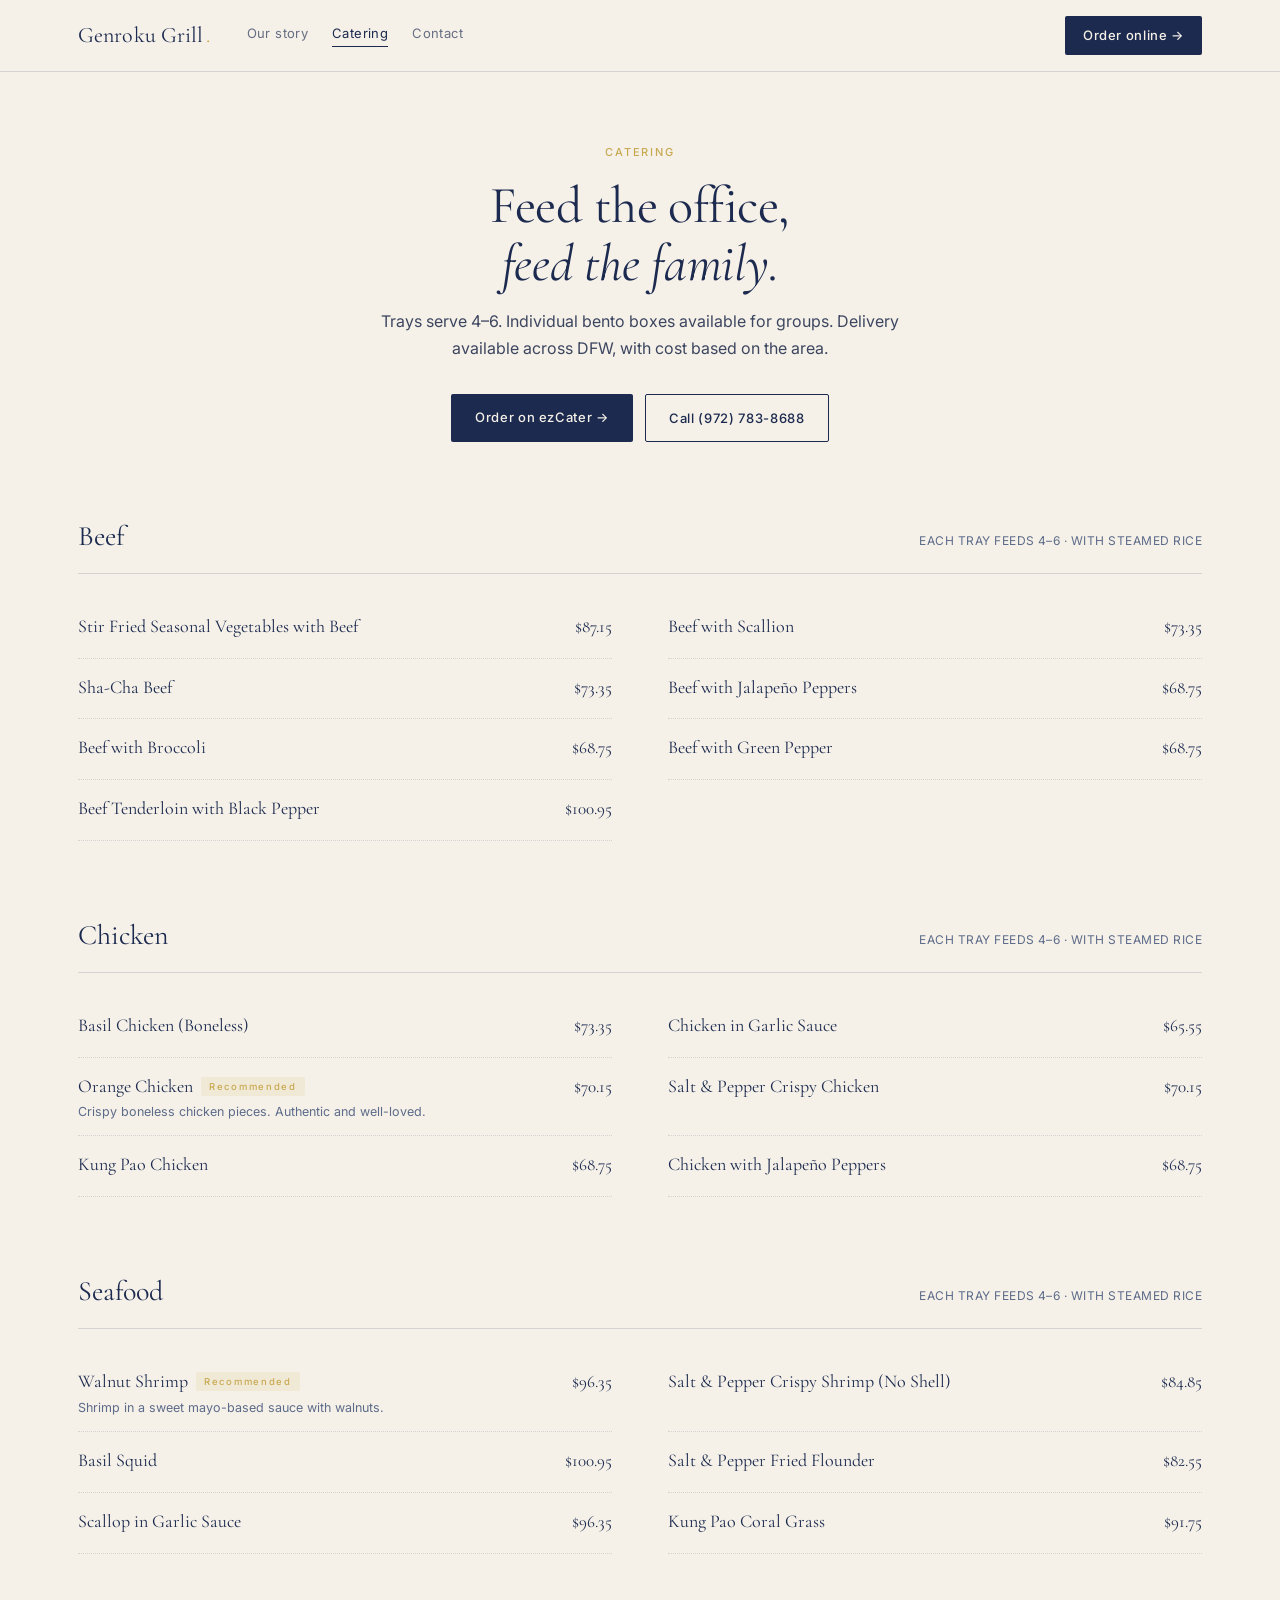
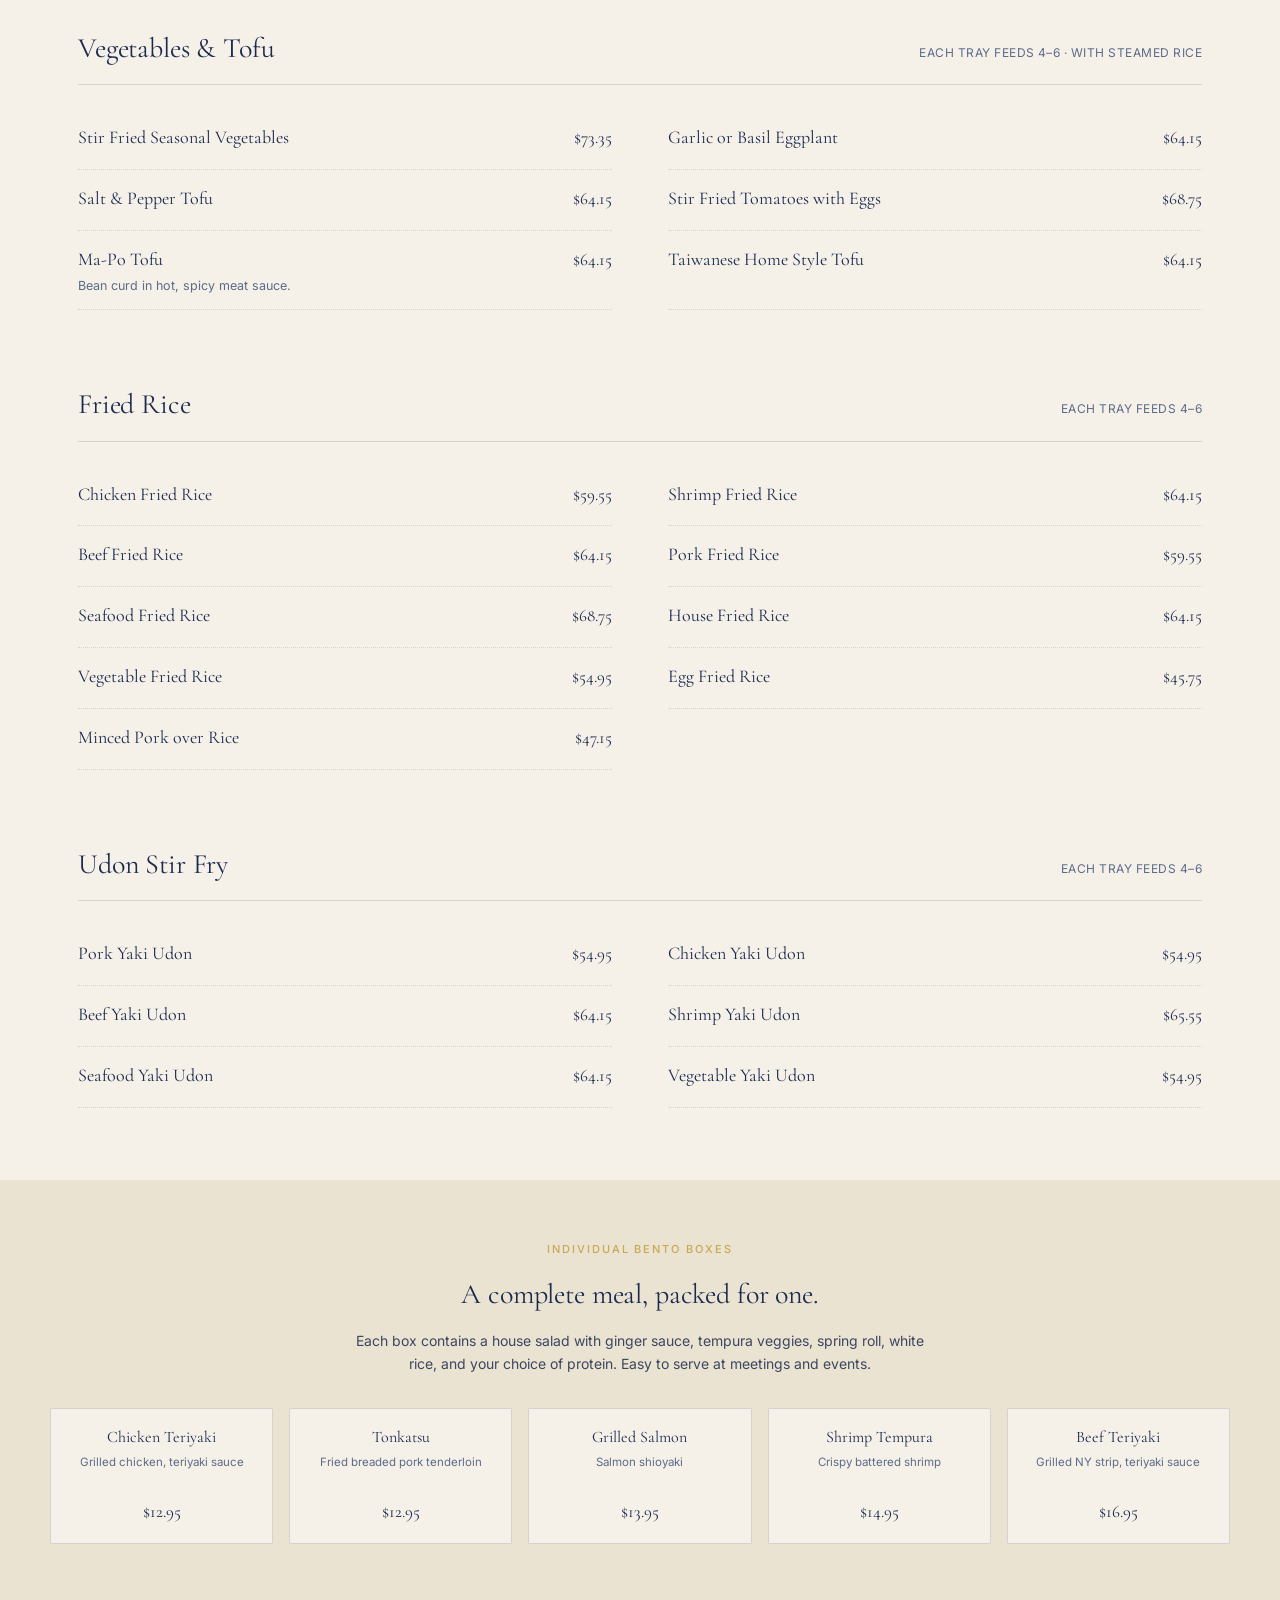
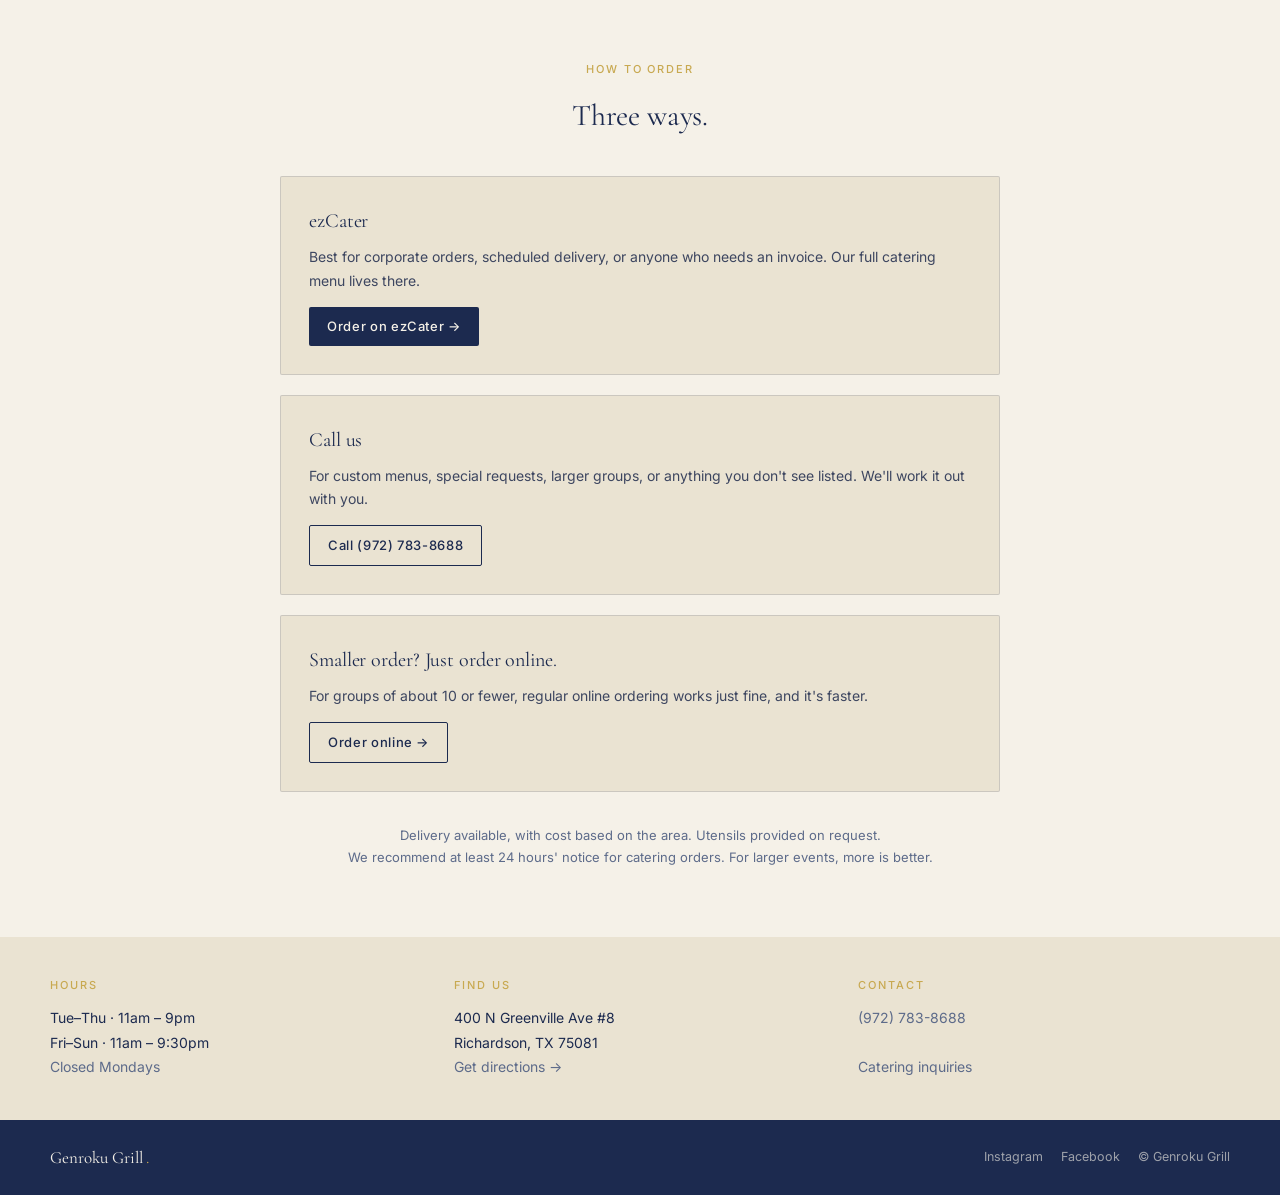
<file: catering.html>
<!DOCTYPE html>
<html lang="en">
<head>
  <meta charset="UTF-8" />
  <meta name="viewport" content="width=device-width, initial-scale=1.0" />

  <!-- Primary SEO -->
  <title>Catering | Asian Catering in Richardson &amp; DFW | Genroku</title>
  <meta name="description" content="Asian catering in Richardson and DFW. Trays of basil chicken, scallion beef, fried rice, and bento boxes for offices and events. Order on ezCater or call (972) 783-8688." />
  <meta name="keywords" content="Asian catering Richardson, Taiwanese catering Dallas, Japanese catering DFW, office lunch catering Richardson, bento box catering, ezCater Genroku" />
  <link rel="canonical" href="https://genrokurichardson.com/catering.html" />

  <!-- Open Graph -->
  <meta property="og:type" content="website" />
  <meta property="og:title" content="Asian Catering in Richardson &amp; DFW | Genroku" />
  <meta property="og:description" content="Trays of basil chicken, scallion beef, fried rice, and bento boxes for offices and events across DFW." />
  <meta property="og:url" content="https://genrokurichardson.com/catering.html" />
  <meta property="og:image" content="https://static.wixstatic.com/media/d802a3_39ee41b802914bc6bc4a3d656d288c61~mv2.jpeg" />
  <meta property="og:site_name" content="Genroku" />

  <!-- Twitter Card -->
  <meta name="twitter:card" content="summary_large_image" />
  <meta name="twitter:title" content="Asian Catering in Richardson &amp; DFW | Genroku" />
  <meta name="twitter:description" content="Trays of basil chicken, scallion beef, fried rice, and bento boxes for offices and events across DFW." />
  <meta name="twitter:image" content="https://static.wixstatic.com/media/d802a3_39ee41b802914bc6bc4a3d656d288c61~mv2.jpeg" />

  <!-- Structured data: FoodService for catering -->
  <script type="application/ld+json">
  {
    "@context": "https://schema.org",
    "@type": "FoodService",
    "name": "Genroku Catering",
    "image": "https://static.wixstatic.com/media/d802a3_39ee41b802914bc6bc4a3d656d288c61~mv2.jpeg",
    "url": "https://genrokurichardson.com/catering.html",
    "telephone": "+1-972-783-8688",
    "servesCuisine": ["Taiwanese", "Japanese"],
    "areaServed": {
      "@type": "AdministrativeArea",
      "name": "Dallas-Fort Worth Metroplex"
    },
    "address": {
      "@type": "PostalAddress",
      "streetAddress": "400 N Greenville Ave #8",
      "addressLocality": "Richardson",
      "addressRegion": "TX",
      "postalCode": "75081",
      "addressCountry": "US"
    },
    "potentialAction": {
      "@type": "OrderAction",
      "target": "https://www.ezcater.com/catering/genroku-sushi-and-grill-3"
    }
  }
  </script>

  <!-- Fonts -->
  <link rel="preconnect" href="https://fonts.googleapis.com">
  <link rel="preconnect" href="https://fonts.gstatic.com" crossorigin>
  <link href="https://fonts.googleapis.com/css2?family=Cormorant+Garamond:ital,wght@0,400;0,500;1,400&family=Inter:wght@400;500;600&display=swap" rel="stylesheet">

  <link rel="stylesheet" href="styles.css" />
  <script src="includes.js" defer></script>

  <style>
    .menu-section {
      max-width: var(--max);
      margin: 0 auto;
      padding: 24px var(--pad) 8px;
    }
    .menu-section-head {
      display: flex;
      align-items: baseline;
      justify-content: space-between;
      margin-bottom: 24px;
      padding-bottom: 14px;
      border-bottom: 0.5px solid var(--rule);
    }
    .menu-section-head h2 {
      font-family: var(--serif);
      font-size: 28px;
      margin: 0;
      font-weight: 400;
      color: var(--ink);
      letter-spacing: -0.005em;
    }
    .menu-section-head .note {
      font-size: 12px;
      color: var(--ink-mute);
      letter-spacing: 0.04em;
      text-transform: uppercase;
    }
    .tray-list {
      display: grid;
      grid-template-columns: repeat(2, 1fr);
      gap: 0 56px;
      margin-bottom: 40px;
    }
    .tray {
      display: flex;
      justify-content: space-between;
      align-items: baseline;
      padding: 14px 0;
      border-bottom: 0.5px dotted var(--rule);
      gap: 16px;
    }
    .tray-info { flex: 1; }
    .tray-name {
      font-family: var(--serif);
      font-size: 18px;
      color: var(--ink);
      margin: 0 0 3px;
      font-weight: 400;
    }
    .tray-name .rec {
      display: inline-block;
      font-family: var(--sans);
      font-size: 9.5px;
      letter-spacing: 0.18em;
      color: var(--gold);
      background: rgba(200, 169, 81, 0.12);
      padding: 2px 8px;
      border-radius: 2px;
      margin-left: 8px;
      vertical-align: 2px;
      font-weight: 500;
    }
    .tray-meta {
      font-size: 12.5px;
      color: var(--ink-mute);
      margin: 0;
      line-height: 1.45;
    }
    .tray-price {
      font-family: var(--serif);
      font-size: 17px;
      color: var(--ink);
      white-space: nowrap;
    }
    .bento-section {
      background: var(--paper-warm);
      padding: 56px var(--pad);
      margin-top: 24px;
    }
    .bento-inner { max-width: var(--max); margin: 0 auto; }
    .bento-grid {
      display: grid;
      grid-template-columns: repeat(5, 1fr);
      gap: 16px;
    }
    .bento {
      background: var(--paper);
      border: 0.5px solid var(--rule);
      border-radius: 2px;
      padding: 18px;
      text-align: center;
    }
    .bento-name {
      font-family: var(--serif);
      font-size: 16px;
      color: var(--ink);
      margin: 0 0 6px;
      font-weight: 400;
      line-height: 1.3;
    }
    .bento-desc {
      font-size: 11.5px;
      color: var(--ink-mute);
      margin: 0 0 12px;
      line-height: 1.4;
      min-height: 32px;
    }
    .bento-price {
      font-family: var(--serif);
      font-size: 17px;
      color: var(--ink);
    }
    @media (max-width: 820px) {
      .tray-list { grid-template-columns: 1fr; gap: 0; }
      .menu-section-head { flex-direction: column; align-items: flex-start; gap: 6px; }
      .menu-section-head h2 { font-size: 24px; }
      .bento-grid { grid-template-columns: repeat(2, 1fr); }
    }
  </style>
</head>
<body data-page="catering">

  <div data-include="header"></div>

  <section class="page-hero">
    <span class="eyebrow">Catering</span>
    <h1>Feed the office,<br><span class="serif italic">feed the family.</span></h1>
    <p class="lede">Trays serve 4–6. Individual bento boxes available for groups. Delivery available across DFW, with cost based on the area.</p>
    <div style="margin-top: 32px; display: flex; gap: 12px; justify-content: center; flex-wrap: wrap;">
      <a href="https://www.ezcater.com/catering/genroku-sushi-and-grill-3" target="_blank" rel="noopener" class="btn btn-primary">Order on ezCater →</a>
      <a href="tel:9727838688" class="btn btn-secondary">Call (972) 783-8688</a>
    </div>
  </section>

  <div class="menu-section">
    <div class="menu-section-head">
      <h2>Beef</h2>
      <span class="note">Each tray feeds 4–6 · with steamed rice</span>
    </div>
    <div class="tray-list">
      <div class="tray"><div class="tray-info"><h3 class="tray-name">Stir Fried Seasonal Vegetables with Beef</h3></div><div class="tray-price">$87.15</div></div>
      <div class="tray"><div class="tray-info"><h3 class="tray-name">Beef with Scallion</h3></div><div class="tray-price">$73.35</div></div>
      <div class="tray"><div class="tray-info"><h3 class="tray-name">Sha-Cha Beef</h3></div><div class="tray-price">$73.35</div></div>
      <div class="tray"><div class="tray-info"><h3 class="tray-name">Beef with Jalapeño Peppers</h3></div><div class="tray-price">$68.75</div></div>
      <div class="tray"><div class="tray-info"><h3 class="tray-name">Beef with Broccoli</h3></div><div class="tray-price">$68.75</div></div>
      <div class="tray"><div class="tray-info"><h3 class="tray-name">Beef with Green Pepper</h3></div><div class="tray-price">$68.75</div></div>
      <div class="tray"><div class="tray-info"><h3 class="tray-name">Beef Tenderloin with Black Pepper</h3></div><div class="tray-price">$100.95</div></div>
    </div>
  </div>

  <div class="menu-section">
    <div class="menu-section-head">
      <h2>Chicken</h2>
      <span class="note">Each tray feeds 4–6 · with steamed rice</span>
    </div>
    <div class="tray-list">
      <div class="tray"><div class="tray-info"><h3 class="tray-name">Basil Chicken (Boneless)</h3></div><div class="tray-price">$73.35</div></div>
      <div class="tray"><div class="tray-info"><h3 class="tray-name">Chicken in Garlic Sauce</h3></div><div class="tray-price">$65.55</div></div>
      <div class="tray"><div class="tray-info"><h3 class="tray-name">Orange Chicken<span class="rec">Recommended</span></h3><p class="tray-meta">Crispy boneless chicken pieces. Authentic and well-loved.</p></div><div class="tray-price">$70.15</div></div>
      <div class="tray"><div class="tray-info"><h3 class="tray-name">Salt &amp; Pepper Crispy Chicken</h3></div><div class="tray-price">$70.15</div></div>
      <div class="tray"><div class="tray-info"><h3 class="tray-name">Kung Pao Chicken</h3></div><div class="tray-price">$68.75</div></div>
      <div class="tray"><div class="tray-info"><h3 class="tray-name">Chicken with Jalapeño Peppers</h3></div><div class="tray-price">$68.75</div></div>
    </div>
  </div>

  <div class="menu-section">
    <div class="menu-section-head">
      <h2>Seafood</h2>
      <span class="note">Each tray feeds 4–6 · with steamed rice</span>
    </div>
    <div class="tray-list">
      <div class="tray"><div class="tray-info"><h3 class="tray-name">Walnut Shrimp<span class="rec">Recommended</span></h3><p class="tray-meta">Shrimp in a sweet mayo-based sauce with walnuts.</p></div><div class="tray-price">$96.35</div></div>
      <div class="tray"><div class="tray-info"><h3 class="tray-name">Salt &amp; Pepper Crispy Shrimp (No Shell)</h3></div><div class="tray-price">$84.85</div></div>
      <div class="tray"><div class="tray-info"><h3 class="tray-name">Basil Squid</h3></div><div class="tray-price">$100.95</div></div>
      <div class="tray"><div class="tray-info"><h3 class="tray-name">Salt &amp; Pepper Fried Flounder</h3></div><div class="tray-price">$82.55</div></div>
      <div class="tray"><div class="tray-info"><h3 class="tray-name">Scallop in Garlic Sauce</h3></div><div class="tray-price">$96.35</div></div>
      <div class="tray"><div class="tray-info"><h3 class="tray-name">Kung Pao Coral Grass</h3></div><div class="tray-price">$91.75</div></div>
    </div>
  </div>

  <div class="menu-section">
    <div class="menu-section-head">
      <h2>Vegetables &amp; Tofu</h2>
      <span class="note">Each tray feeds 4–6 · with steamed rice</span>
    </div>
    <div class="tray-list">
      <div class="tray"><div class="tray-info"><h3 class="tray-name">Stir Fried Seasonal Vegetables</h3></div><div class="tray-price">$73.35</div></div>
      <div class="tray"><div class="tray-info"><h3 class="tray-name">Garlic or Basil Eggplant</h3></div><div class="tray-price">$64.15</div></div>
      <div class="tray"><div class="tray-info"><h3 class="tray-name">Salt &amp; Pepper Tofu</h3></div><div class="tray-price">$64.15</div></div>
      <div class="tray"><div class="tray-info"><h3 class="tray-name">Stir Fried Tomatoes with Eggs</h3></div><div class="tray-price">$68.75</div></div>
      <div class="tray"><div class="tray-info"><h3 class="tray-name">Ma-Po Tofu</h3><p class="tray-meta">Bean curd in hot, spicy meat sauce.</p></div><div class="tray-price">$64.15</div></div>
      <div class="tray"><div class="tray-info"><h3 class="tray-name">Taiwanese Home Style Tofu</h3></div><div class="tray-price">$64.15</div></div>
    </div>
  </div>

  <div class="menu-section">
    <div class="menu-section-head">
      <h2>Fried Rice</h2>
      <span class="note">Each tray feeds 4–6</span>
    </div>
    <div class="tray-list">
      <div class="tray"><div class="tray-info"><h3 class="tray-name">Chicken Fried Rice</h3></div><div class="tray-price">$59.55</div></div>
      <div class="tray"><div class="tray-info"><h3 class="tray-name">Shrimp Fried Rice</h3></div><div class="tray-price">$64.15</div></div>
      <div class="tray"><div class="tray-info"><h3 class="tray-name">Beef Fried Rice</h3></div><div class="tray-price">$64.15</div></div>
      <div class="tray"><div class="tray-info"><h3 class="tray-name">Pork Fried Rice</h3></div><div class="tray-price">$59.55</div></div>
      <div class="tray"><div class="tray-info"><h3 class="tray-name">Seafood Fried Rice</h3></div><div class="tray-price">$68.75</div></div>
      <div class="tray"><div class="tray-info"><h3 class="tray-name">House Fried Rice</h3></div><div class="tray-price">$64.15</div></div>
      <div class="tray"><div class="tray-info"><h3 class="tray-name">Vegetable Fried Rice</h3></div><div class="tray-price">$54.95</div></div>
      <div class="tray"><div class="tray-info"><h3 class="tray-name">Egg Fried Rice</h3></div><div class="tray-price">$45.75</div></div>
      <div class="tray"><div class="tray-info"><h3 class="tray-name">Minced Pork over Rice</h3></div><div class="tray-price">$47.15</div></div>
    </div>
  </div>

  <div class="menu-section">
    <div class="menu-section-head">
      <h2>Udon Stir Fry</h2>
      <span class="note">Each tray feeds 4–6</span>
    </div>
    <div class="tray-list">
      <div class="tray"><div class="tray-info"><h3 class="tray-name">Pork Yaki Udon</h3></div><div class="tray-price">$54.95</div></div>
      <div class="tray"><div class="tray-info"><h3 class="tray-name">Chicken Yaki Udon</h3></div><div class="tray-price">$54.95</div></div>
      <div class="tray"><div class="tray-info"><h3 class="tray-name">Beef Yaki Udon</h3></div><div class="tray-price">$64.15</div></div>
      <div class="tray"><div class="tray-info"><h3 class="tray-name">Shrimp Yaki Udon</h3></div><div class="tray-price">$65.55</div></div>
      <div class="tray"><div class="tray-info"><h3 class="tray-name">Seafood Yaki Udon</h3></div><div class="tray-price">$64.15</div></div>
      <div class="tray"><div class="tray-info"><h3 class="tray-name">Vegetable Yaki Udon</h3></div><div class="tray-price">$54.95</div></div>
    </div>
  </div>

  <section class="bento-section">
    <div class="bento-inner">
      <div style="text-align: center; margin-bottom: 32px;">
        <span class="eyebrow">Individual bento boxes</span>
        <h2 class="serif" style="font-size: 28px; margin: 12px 0 12px; font-weight: 400; color: var(--ink);">A complete meal, packed for one.</h2>
        <p style="font-size: 14px; line-height: 1.7; color: var(--ink-soft); max-width: 580px; margin: 0 auto;">Each box contains a house salad with ginger sauce, tempura veggies, spring roll, white rice, and your choice of protein. Easy to serve at meetings and events.</p>
      </div>
      <div class="bento-grid">
        <div class="bento"><h3 class="bento-name">Chicken Teriyaki</h3><p class="bento-desc">Grilled chicken, teriyaki sauce</p><div class="bento-price">$12.95</div></div>
        <div class="bento"><h3 class="bento-name">Tonkatsu</h3><p class="bento-desc">Fried breaded pork tenderloin</p><div class="bento-price">$12.95</div></div>
        <div class="bento"><h3 class="bento-name">Grilled Salmon</h3><p class="bento-desc">Salmon shioyaki</p><div class="bento-price">$13.95</div></div>
        <div class="bento"><h3 class="bento-name">Shrimp Tempura</h3><p class="bento-desc">Crispy battered shrimp</p><div class="bento-price">$14.95</div></div>
        <div class="bento"><h3 class="bento-name">Beef Teriyaki</h3><p class="bento-desc">Grilled NY strip, teriyaki sauce</p><div class="bento-price">$16.95</div></div>
      </div>
    </div>
  </section>

  <section style="padding: 56px var(--pad);">
    <div style="max-width: 720px; margin: 0 auto;">
      <div style="text-align: center; margin-bottom: 36px;">
        <span class="eyebrow">How to order</span>
        <h2 class="serif" style="font-size: 30px; margin: 12px 0 0; font-weight: 400;">Three ways.</h2>
      </div>
      <div style="display: grid; gap: 20px;">
        <div style="background: var(--paper-warm); padding: 28px; border-radius: 2px; border: 0.5px solid var(--rule);">
          <h3 class="serif" style="font-size: 20px; margin: 0 0 8px; color: var(--ink); font-weight: 400;">ezCater</h3>
          <p style="margin: 0 0 14px; font-size: 14px; line-height: 1.7; color: var(--ink-soft);">Best for corporate orders, scheduled delivery, or anyone who needs an invoice. Our full catering menu lives there.</p>
          <a href="https://www.ezcater.com/catering/genroku-sushi-and-grill-3" target="_blank" rel="noopener" class="btn btn-primary btn-sm">Order on ezCater →</a>
        </div>
        <div style="background: var(--paper-warm); padding: 28px; border-radius: 2px; border: 0.5px solid var(--rule);">
          <h3 class="serif" style="font-size: 20px; margin: 0 0 8px; color: var(--ink); font-weight: 400;">Call us</h3>
          <p style="margin: 0 0 14px; font-size: 14px; line-height: 1.7; color: var(--ink-soft);">For custom menus, special requests, larger groups, or anything you don't see listed. We'll work it out with you.</p>
          <a href="tel:9727838688" class="btn btn-secondary btn-sm">Call (972) 783-8688</a>
        </div>
        <div style="background: var(--paper-warm); padding: 28px; border-radius: 2px; border: 0.5px solid var(--rule);">
          <h3 class="serif" style="font-size: 20px; margin: 0 0 8px; color: var(--ink); font-weight: 400;">Smaller order? Just order online.</h3>
          <p style="margin: 0 0 14px; font-size: 14px; line-height: 1.7; color: var(--ink-soft);">For groups of about 10 or fewer, regular online ordering works just fine, and it's faster.</p>
          <a href="https://www.genrokusushigrill.com/online-ordering" class="btn btn-secondary btn-sm">Order online →</a>
        </div>
      </div>
      <p style="text-align: center; font-size: 13px; color: var(--ink-mute); margin-top: 32px; line-height: 1.7;">
        Delivery available, with cost based on the area. Utensils provided on request.<br>
        We recommend at least 24 hours' notice for catering orders. For larger events, more is better.
      </p>
    </div>
  </section>

  <div data-include="info-band"></div>
  <div data-include="footer"></div>

</body>
</html>
</file>
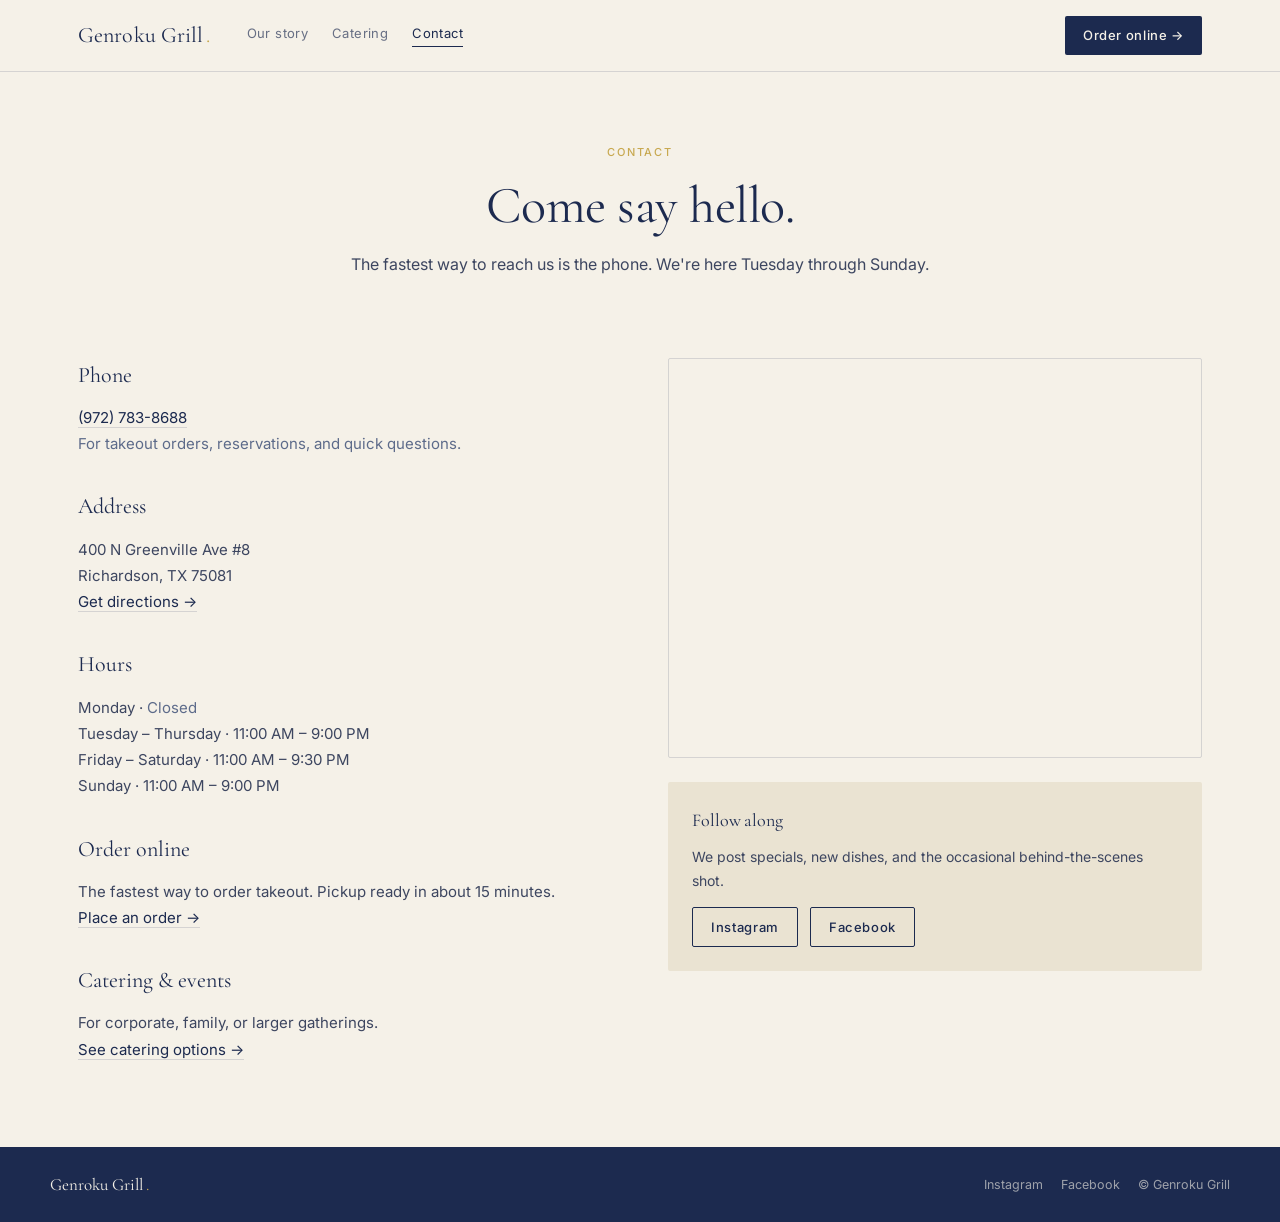
<file: contact.html>
<!DOCTYPE html>
<html lang="en">
<head>
  <meta charset="UTF-8" />
  <meta name="viewport" content="width=device-width, initial-scale=1.0" />
  <title>Contact | Genroku Grill</title>
  <meta name="description" content="Get in touch with Genroku Grill. Call or visit us at 400 N Greenville Ave #8, Richardson, TX." />

  <link rel="preconnect" href="https://fonts.googleapis.com">
  <link rel="preconnect" href="https://fonts.gstatic.com" crossorigin>
  <link href="https://fonts.googleapis.com/css2?family=Cormorant+Garamond:ital,wght@0,400;0,500;1,400&family=Inter:wght@400;500;600&display=swap" rel="stylesheet">

  <link rel="stylesheet" href="styles.css" />
  <script src="includes.js" defer></script>
</head>
<body data-page="contact">

  <div data-include="header"></div>

  <section class="page-hero">
    <span class="eyebrow">Contact</span>
    <h1>Come say hello.</h1>
    <p class="lede">The fastest way to reach us is the phone. We're here Tuesday through Sunday.</p>
  </section>

  <div class="contact-grid">
    <div>
      <div class="contact-block" style="margin-bottom: 32px;">
        <h3>Phone</h3>
        <p><a href="tel:9727838688">(972) 783-8688</a><br>
        <span style="color: var(--ink-mute);">For takeout orders, reservations, and quick questions.</span></p>
      </div>

      <div class="contact-block" style="margin-bottom: 32px;">
        <h3>Address</h3>
        <p>400 N Greenville Ave #8<br>
        Richardson, TX 75081<br>
        <a href="https://maps.google.com/?q=400+N+Greenville+Ave+Richardson+TX+75081" target="_blank" rel="noopener">Get directions →</a></p>
      </div>

      <div class="contact-block" style="margin-bottom: 32px;">
        <h3>Hours</h3>
        <p>Monday · <span style="color: var(--ink-mute);">Closed</span><br>
        Tuesday – Thursday · 11:00 AM – 9:00 PM<br>
        Friday – Saturday · 11:00 AM – 9:30 PM<br>
        Sunday · 11:00 AM – 9:00 PM</p>
      </div>

      <div class="contact-block" style="margin-bottom: 32px;">
        <h3>Order online</h3>
        <p>The fastest way to order takeout. Pickup ready in about 15 minutes.<br>
        <a href="https://www.genrokusushigrill.com/online-ordering">Place an order →</a></p>
      </div>

      <div class="contact-block">
        <h3>Catering &amp; events</h3>
        <p>For corporate, family, or larger gatherings.<br>
        <a href="catering.html">See catering options →</a></p>
      </div>
    </div>

    <div>
      <div class="map-frame">
        <iframe
          src="https://www.google.com/maps/embed?pb=!1m18!1m12!1m3!1d3346.5!2d-96.71!3d32.94!2m3!1f0!2f0!3f0!3m2!1i1024!2i768!4f13.1!3m3!1m2!1s0x0%3A0x0!2zMzLCsDU2JzI0LjAiTiA5NsKwNDInMzYuMCJX!5e0!3m2!1sen!2sus!4v1714000000000!5m2!1sen!2sus&q=400+N+Greenville+Ave+Richardson+TX"
          allowfullscreen=""
          loading="lazy"
          referrerpolicy="no-referrer-when-downgrade"
          title="Genroku Grill location map">
        </iframe>
      </div>

      <div style="margin-top: 24px; padding: 24px; background: var(--paper-warm); border-radius: 2px;">
        <h3 class="serif" style="font-size: 18px; margin: 0 0 10px; color: var(--ink); font-weight: 400;">Follow along</h3>
        <p style="font-size: 14px; line-height: 1.7; color: var(--ink-soft); margin: 0 0 14px;">We post specials, new dishes, and the occasional behind-the-scenes shot.</p>
        <div style="display: flex; gap: 12px;">
          <a href="https://www.instagram.com/genrokurichardson" target="_blank" rel="noopener" class="btn btn-secondary btn-sm">Instagram</a>
          <a href="https://www.facebook.com/Genroku-Sushi-and-Grill-109987643539" target="_blank" rel="noopener" class="btn btn-secondary btn-sm">Facebook</a>
        </div>
      </div>
    </div>
  </div>

  <div data-include="footer"></div>

</body>
</html>
</file>
<file: styles.css>
/* =========================================================
   Genroku Grill — stylesheet
   Indigo & paper. Editorial. Restaurant-first.
   ========================================================= */

/* --- Tokens ------------------------------------------------ */
:root {
  --paper: #F5F1E8;
  --paper-warm: #EAE3D2;
  --ink: #1C2A4F;
  --ink-soft: #3D4660;
  --ink-mute: #5D6B8A;
  --gold: #C8A951;
  --rule: rgba(28, 42, 79, 0.15);
  --rule-soft: rgba(28, 42, 79, 0.08);

  --serif: 'Cormorant Garamond', 'Hoefler Text', Garamond, serif;
  --sans: 'Inter', -apple-system, BlinkMacSystemFont, 'Segoe UI', Helvetica, Arial, sans-serif;

  --max: 1180px;
  --pad: 28px;
  --pad-lg: 48px;
}

/* --- Reset -------------------------------------------------- */
*, *::before, *::after { box-sizing: border-box; }
html { scroll-behavior: smooth; }
body {
  margin: 0;
  font-family: var(--sans);
  font-size: 15px;
  line-height: 1.6;
  color: var(--ink);
  background: var(--paper);
  -webkit-font-smoothing: antialiased;
  -moz-osx-font-smoothing: grayscale;
}
img { max-width: 100%; display: block; }
a { color: inherit; text-decoration: none; }
button { font: inherit; cursor: pointer; border: none; background: none; }

/* --- Layout helpers ---------------------------------------- */
.wrap {
  max-width: var(--max);
  margin: 0 auto;
  padding: 0 var(--pad);
}
.eyebrow {
  font-size: 11px;
  letter-spacing: 0.18em;
  color: var(--gold);
  text-transform: uppercase;
  font-weight: 500;
}
.eyebrow-ink { color: var(--ink); }
.serif {
  font-family: var(--serif);
  font-weight: 400;
  letter-spacing: -0.005em;
}
.italic { font-style: italic; }

/* --- Buttons ----------------------------------------------- */
.btn {
  display: inline-block;
  padding: 13px 24px;
  font-size: 13px;
  letter-spacing: 0.05em;
  font-weight: 500;
  border-radius: 2px;
  transition: transform 0.15s ease, opacity 0.15s ease;
  cursor: pointer;
  white-space: nowrap;
}
.btn:hover { transform: translateY(-1px); opacity: 0.92; }
.btn-primary {
  background: var(--ink);
  color: var(--paper);
}
.btn-secondary {
  border: 0.5px solid var(--ink);
  color: var(--ink);
  padding: 12.5px 23.5px;
}
.btn-inverted {
  background: var(--paper);
  color: var(--ink);
}
.btn-sm { padding: 9px 18px; font-size: 13px; }

/* --- Header / nav ----------------------------------------- */
.site-header {
  position: sticky;
  top: 0;
  z-index: 50;
  background: var(--paper);
  border-bottom: 0.5px solid var(--rule);
}
.nav {
  display: flex;
  align-items: center;
  justify-content: space-between;
  padding: 16px var(--pad);
  max-width: var(--max);
  margin: 0 auto;
  gap: 24px;
}
.nav-left {
  display: flex;
  align-items: center;
  gap: 36px;
}
.brand {
  font-family: var(--serif);
  font-size: 22px;
  color: var(--ink);
  letter-spacing: 0.005em;
}
.brand-dot {
  color: var(--gold);
  margin-left: 3px;
}
.nav-links {
  display: flex;
  gap: 24px;
}
.nav-links a {
  font-size: 13px;
  color: var(--ink);
  letter-spacing: 0.03em;
  opacity: 0.65;
  transition: opacity 0.15s ease;
  padding-bottom: 2px;
}
.nav-links a:hover { opacity: 1; }
.nav-links a.active { opacity: 1; border-bottom: 1px solid var(--ink); }
.nav-mobile-toggle { display: none; }

/* --- Hero --------------------------------------------------- */
.hero {
  padding: 64px var(--pad) 56px;
  max-width: var(--max);
  margin: 0 auto;
}
.hero-grid {
  display: grid;
  grid-template-columns: 1.05fr 1fr;
  gap: 48px;
  align-items: center;
}
.hero h1 {
  font-family: var(--serif);
  font-size: clamp(40px, 5vw, 56px);
  line-height: 1.05;
  margin: 16px 0 20px;
  color: var(--ink);
  font-weight: 400;
  letter-spacing: -0.012em;
}
.hero h1 .italic { color: var(--ink-mute); }
.hero p {
  font-size: 15px;
  line-height: 1.7;
  color: var(--ink-soft);
  margin: 0 0 28px;
  max-width: 420px;
}
.hero-actions {
  display: flex;
  gap: 12px;
  flex-wrap: wrap;
}
.hero-image {
  aspect-ratio: 4/5;
  background: linear-gradient(180deg, #4A6FA5 0%, #1C2A4F 100%);
  border-radius: 2px;
  position: relative;
  overflow: hidden;
}
.hero-image img {
  width: 100%;
  height: 100%;
  object-fit: cover;
}
.hero-caption {
  position: absolute;
  bottom: 18px;
  left: 18px;
  color: var(--paper);
  font-family: var(--serif);
  font-size: 14px;
  font-style: italic;
  letter-spacing: 0.02em;
  text-shadow: 0 1px 2px rgba(0,0,0,0.3);
}

/* --- Featured dishes section ------------------------------- */
.featured {
  background: var(--paper-warm);
  border-top: 0.5px solid var(--rule-soft);
  border-bottom: 0.5px solid var(--rule-soft);
  padding: 56px var(--pad);
}
.featured-inner {
  max-width: var(--max);
  margin: 0 auto;
}
.featured-head {
  text-align: center;
  margin-bottom: 36px;
}
.featured-head h2 {
  font-family: var(--serif);
  font-size: 30px;
  margin: 10px 0 0;
  font-weight: 400;
  color: var(--ink);
}
.dish-grid {
  display: grid;
  grid-template-columns: repeat(4, 1fr);
  gap: 22px;
}
.dish {
  display: block;
}
.dish-img {
  aspect-ratio: 1;
  border-radius: 2px;
  overflow: hidden;
  background: linear-gradient(135deg, #6B82B0, #2F4373);
  margin-bottom: 14px;
}
.dish-img img {
  width: 100%;
  height: 100%;
  object-fit: cover;
  transition: transform 0.5s ease;
}
.dish:hover .dish-img img { transform: scale(1.04); }
.dish-name {
  font-family: var(--serif);
  font-size: 17px;
  color: var(--ink);
  margin: 0 0 4px;
}
.dish-desc {
  font-size: 12.5px;
  color: var(--ink-mute);
  line-height: 1.5;
  margin: 0;
}
.featured-cta {
  text-align: center;
  margin-top: 40px;
}

/* --- Story preview ----------------------------------------- */
.story-preview {
  padding: 72px var(--pad);
  max-width: var(--max);
  margin: 0 auto;
}
.story-grid {
  display: grid;
  grid-template-columns: 1fr 1fr;
  gap: 56px;
  align-items: center;
}
.story-image {
  aspect-ratio: 5/4;
  background: linear-gradient(135deg, #6B82B0 0%, #1C2A4F 100%);
  border-radius: 2px;
  overflow: hidden;
}
.story-image img {
  width: 100%;
  height: 100%;
  object-fit: cover;
}
.story-content h2 {
  font-family: var(--serif);
  font-size: 32px;
  line-height: 1.2;
  margin: 14px 0 18px;
  font-weight: 400;
}
.story-content p {
  font-size: 15px;
  line-height: 1.75;
  color: var(--ink-soft);
  margin: 0 0 18px;
}
.story-link {
  font-size: 13px;
  letter-spacing: 0.05em;
  color: var(--ink);
  border-bottom: 0.5px solid var(--ink);
  display: inline-block;
  padding-bottom: 2px;
  margin-top: 8px;
  transition: opacity 0.15s ease;
}
.story-link:hover { opacity: 0.7; }

/* --- Hungry CTA -------------------------------------------- */
.cta-band {
  background: var(--ink);
  color: var(--paper);
  padding: 40px var(--pad);
}
.cta-band-inner {
  max-width: var(--max);
  margin: 0 auto;
  display: grid;
  grid-template-columns: 1.3fr 1fr;
  gap: 32px;
  align-items: center;
}
.cta-band h2 {
  font-family: var(--serif);
  font-size: 30px;
  line-height: 1.2;
  margin: 10px 0 8px;
  font-weight: 400;
}
.cta-band .italic { color: rgba(245, 241, 232, 0.7); }
.cta-band p {
  font-size: 14px;
  line-height: 1.6;
  color: rgba(245, 241, 232, 0.75);
  margin: 0;
}
.cta-band-actions { text-align: right; }

/* --- Info band (hours / find / contact) -------------------- */
.info-band {
  background: var(--paper-warm);
  padding: 40px var(--pad);
}
.info-grid {
  max-width: var(--max);
  margin: 0 auto;
  display: grid;
  grid-template-columns: repeat(3, 1fr);
  gap: 32px;
}
.info-grid h3 {
  font-size: 11px;
  letter-spacing: 0.18em;
  color: var(--gold);
  margin: 0 0 12px;
  text-transform: uppercase;
  font-weight: 500;
}
.info-grid p {
  font-size: 14px;
  line-height: 1.75;
  color: var(--ink);
  margin: 0;
}
.info-grid .muted { color: var(--ink-mute); }
.info-grid a { display: block; color: var(--ink-mute); transition: color 0.15s ease; }
.info-grid a:hover { color: var(--ink); }

/* --- Footer ------------------------------------------------- */
.site-footer {
  background: var(--ink);
  color: var(--paper);
  padding: 24px var(--pad);
}
.footer-inner {
  max-width: var(--max);
  margin: 0 auto;
  display: flex;
  justify-content: space-between;
  align-items: center;
  flex-wrap: wrap;
  gap: 16px;
}
.footer-brand {
  font-family: var(--serif);
  font-size: 17px;
}
.footer-brand .brand-dot { color: var(--gold); }
.footer-meta {
  font-size: 12.5px;
  color: rgba(245, 241, 232, 0.6);
  display: flex;
  gap: 18px;
}
.footer-meta a { transition: color 0.15s ease; }
.footer-meta a:hover { color: var(--paper); }

/* --- Inner page hero (for non-home pages) ------------------ */
.page-hero {
  padding: 72px var(--pad) 48px;
  max-width: var(--max);
  margin: 0 auto;
  text-align: center;
}
.page-hero .eyebrow {
  display: block;
  margin-bottom: 16px;
}
.page-hero h1 {
  font-family: var(--serif);
  font-size: clamp(36px, 5vw, 52px);
  line-height: 1.1;
  margin: 0 0 16px;
  font-weight: 400;
  color: var(--ink);
  letter-spacing: -0.01em;
}
.page-hero .lede {
  font-size: 16px;
  line-height: 1.7;
  color: var(--ink-soft);
  max-width: 580px;
  margin: 0 auto;
}

/* --- Long-form prose --------------------------------------- */
.prose {
  max-width: 640px;
  margin: 0 auto;
  padding: 24px var(--pad) 72px;
}
.prose p {
  font-size: 16px;
  line-height: 1.8;
  color: var(--ink-soft);
  margin: 0 0 22px;
}
.prose p.lede {
  font-family: var(--serif);
  font-size: 22px;
  line-height: 1.5;
  color: var(--ink);
  font-style: italic;
  margin-bottom: 32px;
}
.prose .pull {
  font-family: var(--serif);
  font-size: 26px;
  line-height: 1.4;
  color: var(--ink);
  border-left: 2px solid var(--gold);
  padding-left: 24px;
  margin: 36px 0;
  font-style: italic;
}
.prose-image {
  aspect-ratio: 16/10;
  background: linear-gradient(135deg, #6B82B0, #1C2A4F);
  margin: 32px 0;
  border-radius: 2px;
  overflow: hidden;
}
.prose-image img { width: 100%; height: 100%; object-fit: cover; }

/* --- Catering specific ------------------------------------- */
.tier-grid {
  max-width: var(--max);
  margin: 0 auto;
  padding: 32px var(--pad) 72px;
  display: grid;
  grid-template-columns: repeat(3, 1fr);
  gap: 24px;
}
.tier {
  background: var(--paper-warm);
  border: 0.5px solid var(--rule);
  border-radius: 2px;
  padding: 32px 24px;
}
.tier-name {
  font-family: var(--serif);
  font-size: 22px;
  color: var(--ink);
  margin: 0 0 8px;
}
.tier-price {
  font-size: 13px;
  color: var(--ink-mute);
  letter-spacing: 0.05em;
  margin: 0 0 16px;
}
.tier-list {
  list-style: none;
  padding: 0;
  margin: 0 0 20px;
}
.tier-list li {
  font-size: 14px;
  color: var(--ink-soft);
  padding: 8px 0;
  border-bottom: 0.5px dotted var(--rule);
}
.tier-list li:last-child { border-bottom: none; }

/* --- Contact specific -------------------------------------- */
.contact-grid {
  max-width: var(--max);
  margin: 0 auto;
  padding: 32px var(--pad) 72px;
  display: grid;
  grid-template-columns: 1fr 1fr;
  gap: 56px;
}
.contact-block h3 {
  font-family: var(--serif);
  font-size: 22px;
  margin: 0 0 12px;
  color: var(--ink);
  font-weight: 400;
}
.contact-block p {
  font-size: 15px;
  line-height: 1.75;
  color: var(--ink-soft);
  margin: 0 0 12px;
}
.contact-block a {
  color: var(--ink);
  border-bottom: 0.5px solid var(--rule);
  transition: border-color 0.15s ease;
}
.contact-block a:hover { border-bottom-color: var(--ink); }
.map-frame {
  aspect-ratio: 4/3;
  border: 0.5px solid var(--rule);
  border-radius: 2px;
  overflow: hidden;
}
.map-frame iframe {
  width: 100%;
  height: 100%;
  border: 0;
}

/* --- Mobile ------------------------------------------------- */
@media (max-width: 820px) {
  :root { --pad: 20px; }

  .nav { padding: 14px var(--pad); gap: 12px; }
  .nav-links { display: none; }
  .nav-mobile-toggle {
    display: block;
    color: var(--ink);
    font-size: 13px;
    letter-spacing: 0.05em;
  }
  .nav.menu-open .nav-links {
    display: flex;
    position: absolute;
    top: 100%;
    left: 0;
    right: 0;
    flex-direction: column;
    background: var(--paper);
    padding: 16px var(--pad);
    border-bottom: 0.5px solid var(--rule);
    gap: 14px;
  }

  .hero { padding: 40px var(--pad) 36px; }
  .hero-grid {
    grid-template-columns: 1fr;
    gap: 28px;
  }
  .hero-image { max-width: 360px; margin: 0 auto; width: 100%; }
  .hero h1 { font-size: 38px; }
  .hero-actions { flex-direction: column; align-items: stretch; }
  .hero-actions .btn { text-align: center; }

  .featured { padding: 40px var(--pad); }
  .dish-grid { grid-template-columns: repeat(2, 1fr); gap: 16px; }

  .story-preview { padding: 48px var(--pad); }
  .story-grid {
    grid-template-columns: 1fr;
    gap: 28px;
  }
  .story-content h2 { font-size: 26px; }

  .cta-band-inner {
    grid-template-columns: 1fr;
    gap: 20px;
  }
  .cta-band-actions { text-align: left; }

  .info-grid {
    grid-template-columns: 1fr;
    gap: 24px;
  }

  .footer-inner { flex-direction: column; align-items: flex-start; }

  .page-hero { padding: 48px var(--pad) 36px; }
  .tier-grid { grid-template-columns: 1fr; padding-bottom: 48px; }
  .contact-grid { grid-template-columns: 1fr; gap: 32px; padding-bottom: 48px; }

  .prose { padding-bottom: 48px; }
  .prose p.lede { font-size: 19px; }
  .prose .pull { font-size: 22px; }
}
</file>
